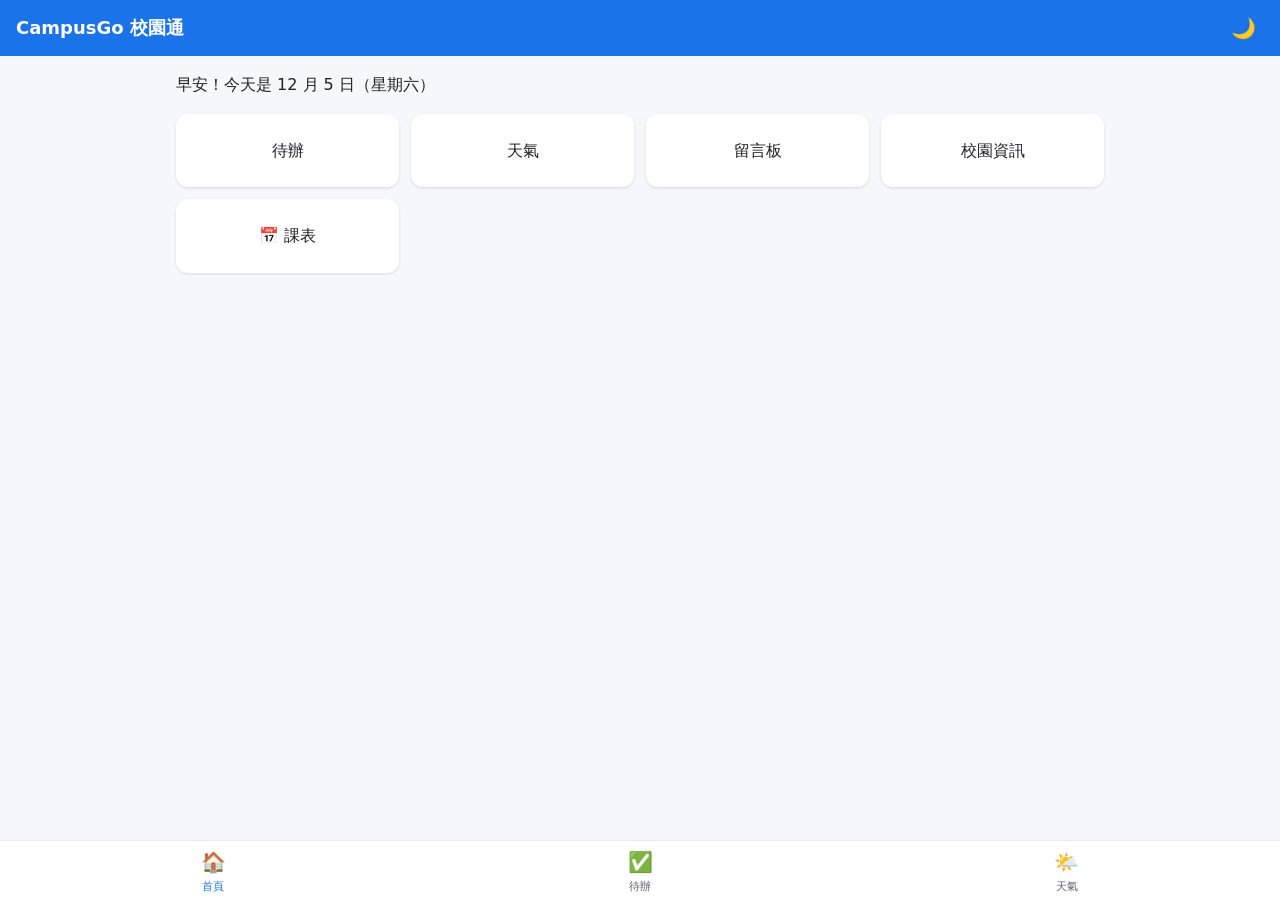
<file: index.html>
<!DOCTYPE html>
<html lang="zh-Hant">
<head>
    <meta charset="UTF-8">
    <meta name="viewport" content="width=device-width, initial-scale=1.0">
    <title>CampusGo 校園通</title>

<meta
    name="description"
    content="CampusGo 校園通：整合待辦事項、天氣查詢、校園留言板、校園資訊與課表功能的校園 PWA。"
>

    <link rel="manifest" href="/campusgo/manifest.json">

<link rel="apple-touch-icon" href="/campusgo/img/apple-touch-icon.png">

<meta name="theme-color" content="#2563eb">
    <link rel="stylesheet" href="css/style.css?v=2">
    <script src="js/app.js?v=4" defer></script>
</head>
<body>

<div id="offline-bar" hidden>
    📡 目前離線，顯示的資料可能不是最新內容
</div>

<header class="app-header">
    <h1>CampusGo 校園通</h1>
    <button id="theme-toggle" aria-label="切換深色模式">🌙</button>
</header>
<main>
    <section id="page-home" class="page active">
        <p id="greeting">歡迎使用 CampusGo！</p>

        <div class="menu-grid">
    <a href="todo.php" class="menu-card">待辦</a>
    <a href="weather.html" class="menu-card">天氣</a>
    <a href="board.php" class="menu-card">留言板</a>
    <a href="campus.html" class="menu-card">校園資訊</a>
    <a href="schedule.html" class="menu-card schedule-card">📅 課表</a>
</div>
    </section>

<section id="page-weather" class="page">
    <h2>天氣資訊</h2>
    <p>兩週後開工！</p>
</section>
</main>  
<nav class="tab-bar" aria-label="主要導覽">
    <a href="#" class="tab active" data-target="page-home">
        🏠<span>首頁</span>
    </a>

    <a href="todo.php" class="tab">
    ✅<span>待辦</span>
</a>

    <a href="weather.html" class="tab">
    🌤️<span>天氣</span>
</a>
</nav>
</body>
</html>
</file>
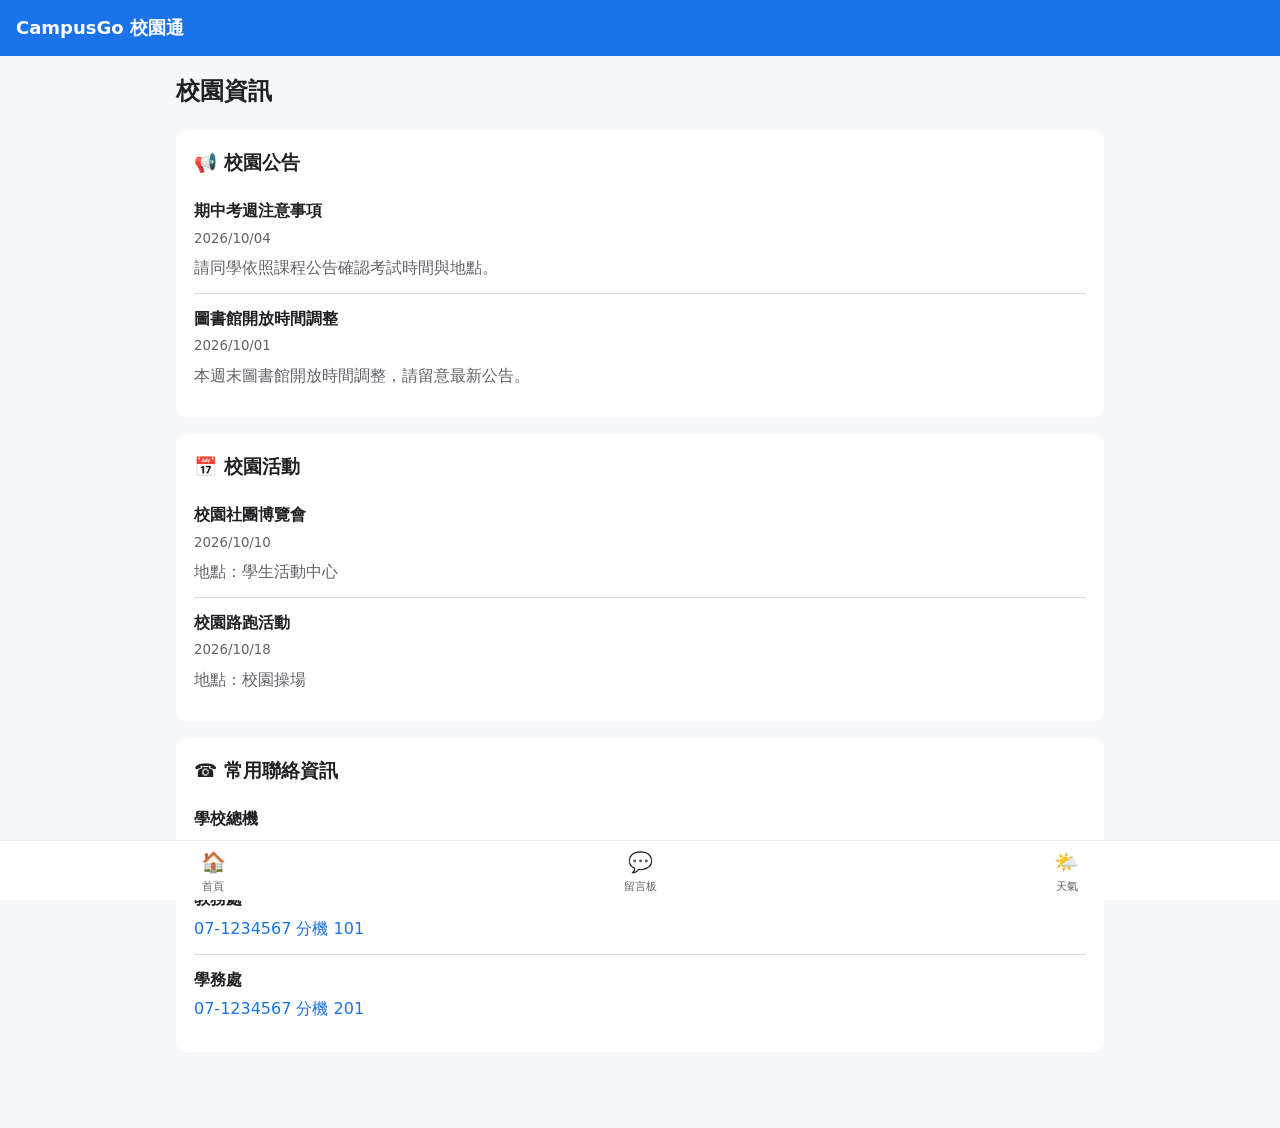
<file: campus.html>
<!DOCTYPE html>
<html lang="zh-Hant">
<head>
    <meta charset="UTF-8">
    <meta name="viewport" content="width=device-width, initial-scale=1.0">
    <title>CampusGo 校園資訊</title>
    
<link rel="manifest" href="/campusgo/manifest.json">
<meta name="theme-color" content="#2563eb">

    <link rel="stylesheet" href="css/style.css?v=3">
</head>

<body>

<header class="app-header">
    <h1>CampusGo 校園通</h1>
</header>

<main>
    <h2>校園資訊</h2>

<div class="campus-info">

    <div class="info-card">
        <h3>📢 校園公告</h3>

        <div class="announcement">
            <strong>期中考週注意事項</strong>
            <small>2026/10/04</small>
            <p>請同學依照課程公告確認考試時間與地點。</p>
        </div>

        <div class="announcement">
            <strong>圖書館開放時間調整</strong>
            <small>2026/10/01</small>
            <p>本週末圖書館開放時間調整，請留意最新公告。</p>
        </div>
    </div>

   <div class="info-card">
    <h3>📅 校園活動</h3>

    <div class="activity">
        <strong>校園社團博覽會</strong>
        <small>2026/10/10</small>
        <p>地點：學生活動中心</p>
    </div>

    <div class="activity">
        <strong>校園路跑活動</strong>
        <small>2026/10/18</small>
        <p>地點：校園操場</p>
    </div>
</div>

<div class="info-card">
    <h3>☎️ 常用聯絡資訊</h3>

<div class="contact-item">
    <strong>學校總機</strong>
    <p><a href="tel:071234567">07-1234567</a></p>
</div>

<div class="contact-item">
    <strong>教務處</strong>
    <p><a href="tel:071234567">07-1234567 分機 101</a></p>
</div>

<div class="contact-item">
    <strong>學務處</strong>
    <p><a href="tel:071234567">07-1234567 分機 201</a></p>
</div>
</div>
</main>

<nav class="tab-bar">
    <a href="index.html" class="tab">🏠<span>首頁</span></a>
    <a href="board.php" class="tab">💬<span>留言板</span></a>
    <a href="weather.html" class="tab">🌤️<span>天氣</span></a>
</nav>

</body>
</html>
</file>
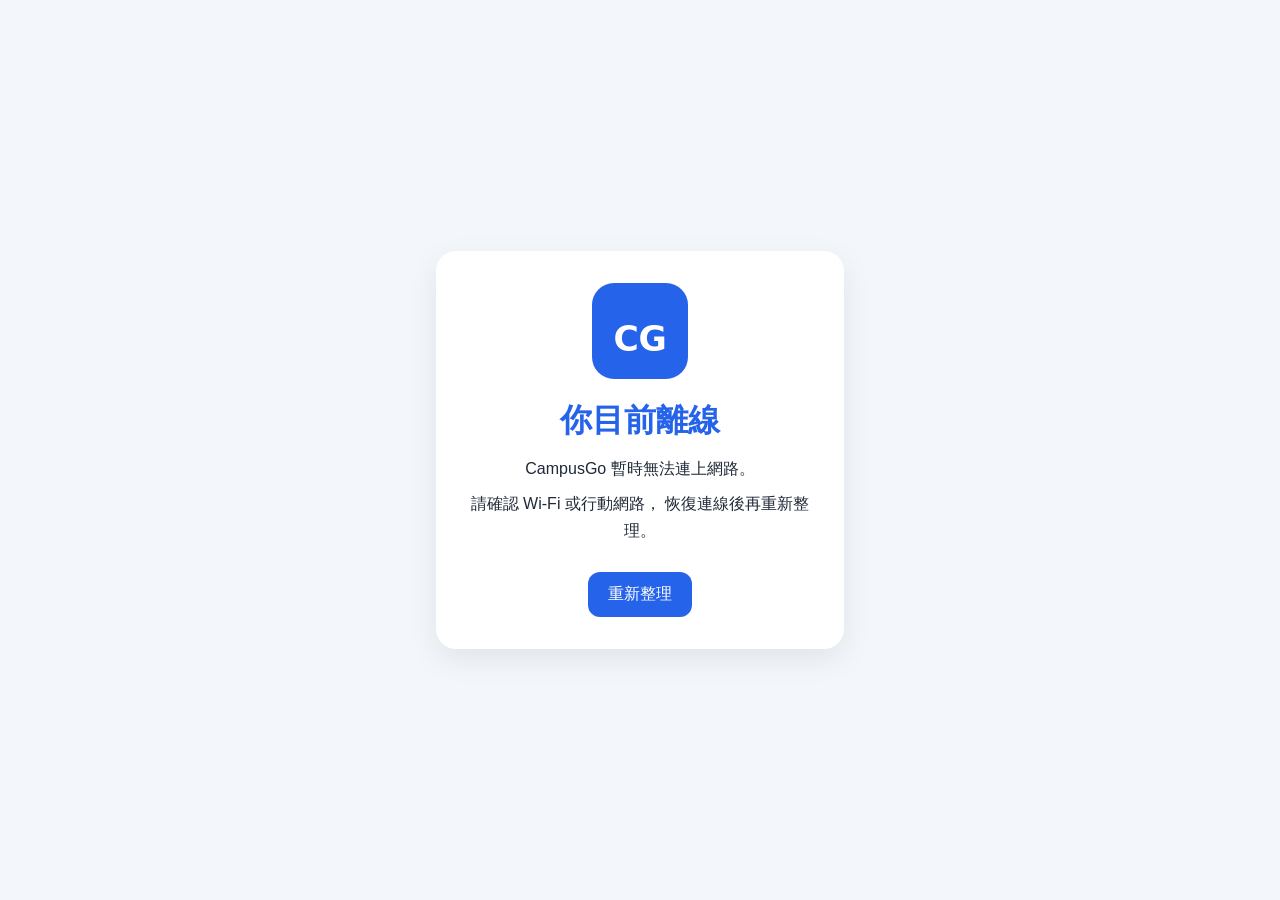
<file: offline.html>
<!DOCTYPE html>
<html lang="zh-Hant">

<head>
    <meta charset="UTF-8">

    <meta
        name="viewport"
        content="width=device-width, initial-scale=1.0"
    >

    <title>CampusGo 離線</title>

    <link
        rel="manifest"
        href="/campusgo/manifest.json"
    >

    <meta
        name="theme-color"
        content="#2563eb"
    >

    <style>
        body {
            margin: 0;
            min-height: 100vh;
            display: flex;
            justify-content: center;
            align-items: center;
            font-family: Arial, sans-serif;
            background: #f3f6fb;
            color: #1f2937;
        }

        .offline-card {
            width: min(90%, 360px);
            padding: 32px 24px;
            text-align: center;
            background: white;
            border-radius: 20px;
            box-shadow:
                0 10px 30px rgba(0, 0, 0, 0.08);
        }

        .offline-card img {
            width: 96px;
            height: 96px;
            border-radius: 22px;
            margin-bottom: 16px;
        }

        h1 {
            margin: 0 0 12px;
            color: #2563eb;
        }

        p {
            line-height: 1.7;
            margin: 8px 0;
        }

        button {
            margin-top: 20px;
            padding: 12px 20px;
            border: 0;
            border-radius: 12px;
            background: #2563eb;
            color: white;
            font-size: 16px;
            cursor: pointer;
        }
    </style>
</head>

<body>

    <main class="offline-card">

        <img
            src="img/icon-192.png"
            alt="CampusGo 圖示"
        >

        <h1>你目前離線</h1>

        <p>
            CampusGo 暫時無法連上網路。
        </p>

        <p>
            請確認 Wi-Fi 或行動網路，
            恢復連線後再重新整理。
        </p>

        <button
            type="button"
            onclick="location.reload()"
        >
            重新整理
        </button>

    </main>

</body>

</html>
</file>
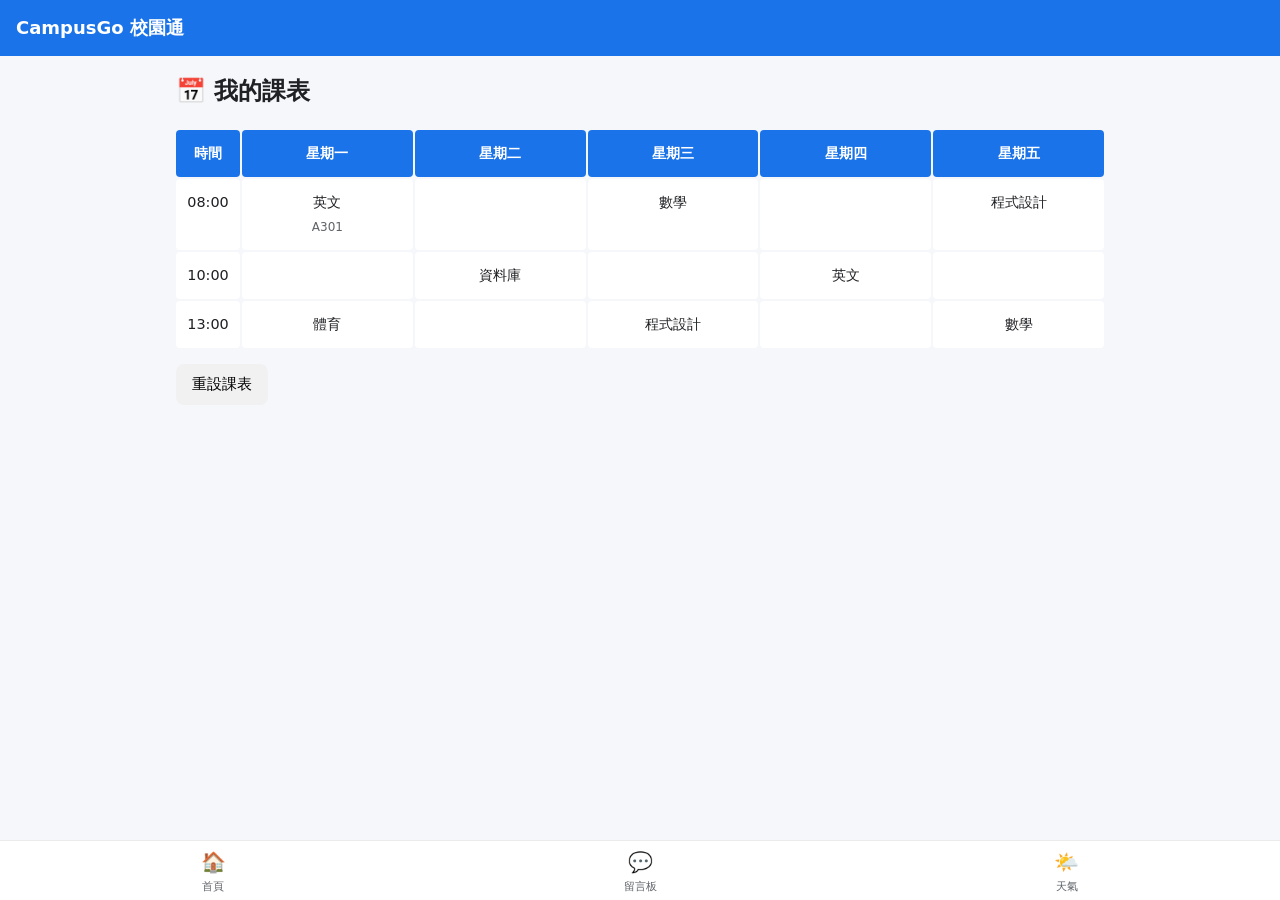
<file: schedule.html>
<!DOCTYPE html>
<html lang="zh-Hant">
<head>
    <meta charset="UTF-8">
    <meta name="viewport" content="width=device-width, initial-scale=1.0">
    <title>CampusGo 課表</title>

<link rel="manifest" href="/campusgo/manifest.json">
<meta name="theme-color" content="#2563eb">

    <link rel="stylesheet" href="css/style.css?v=4">
</head>

<body>

<header class="app-header">
    <h1>CampusGo 校園通</h1>
</header>

<main>
    <h2>📅 我的課表</h2>

<div class="schedule-table">

    <div class="schedule-row schedule-head">
        <span>時間</span>
        <span>星期一</span>
        <span>星期二</span>
        <span>星期三</span>
        <span>星期四</span>
        <span>星期五</span>
    </div>

    <div class="schedule-row">
        <span>08:00</span>
        <span>
    英文
    <small>A301</small>
</span>
        <span></span>
        <span>數學</span>
        <span></span>
        <span>程式設計</span>
    </div>

    <div class="schedule-row">
        <span>10:00</span>
        <span></span>
        <span>資料庫</span>
        <span></span>
        <span>英文</span>
        <span></span>
    </div>

    <div class="schedule-row">
        <span>13:00</span>
        <span>體育</span>
        <span></span>
        <span>程式設計</span>
        <span></span>
        <span>數學</span>
    </div>

</div>

<button id="reset-schedule" type="button">重設課表</button>
</main>

<nav class="tab-bar">
    <a href="index.html" class="tab">🏠<span>首頁</span></a>
    <a href="board.php" class="tab">💬<span>留言板</span></a>
    <a href="weather.html" class="tab">🌤️<span>天氣</span></a>
</nav>

<script src="js/schedule.js"></script>

</body>
</html>
</file>
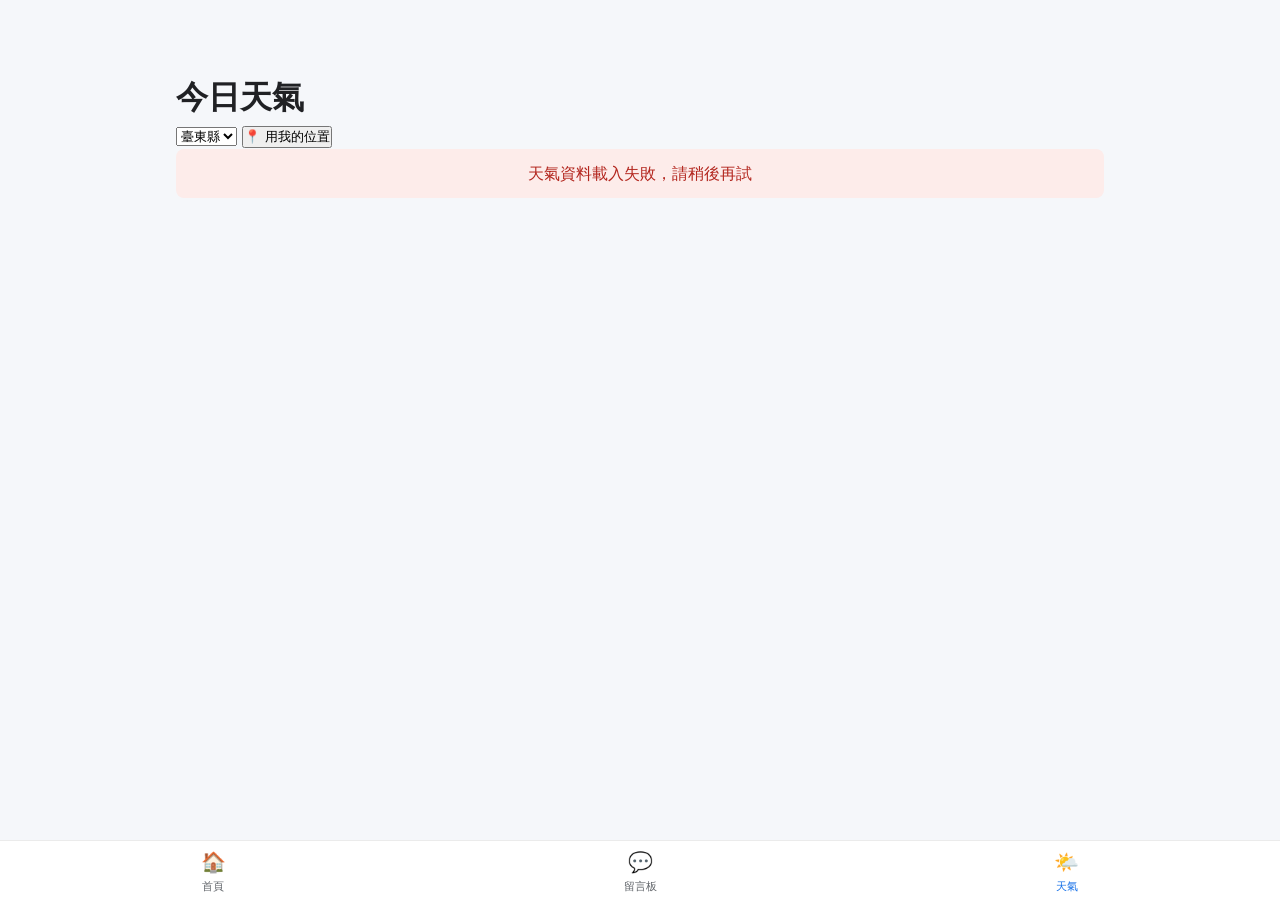
<file: weather.html>
<!DOCTYPE html>
<html lang="zh-Hant">

<head>
    <meta charset="UTF-8">
    <meta name="viewport" content="width=device-width, initial-scale=1.0">
    <title>CampusGo 天氣</title>

    <link rel="manifest" href="/campusgo/manifest.json">
<meta name="theme-color" content="#2563eb">

    <link rel="stylesheet" href="css/style.css?v=5">
    <script src="js/weather.js" defer></script>
</head>

<body>

    <main class="page active">
        <h1>今日天氣</h1>

        <select id="citySelect" aria-label="選擇城市">
            <option value="臺東縣">臺東縣</option>
            <option value="臺北市">臺北市</option>
            <option value="高雄市">高雄市</option>
        </select>

<button
    type="button"
    id="btn-locate"
>
    📍 用我的位置
</button>

<div id="loading" class="hidden"></div>

<div id="errorBox" class="hidden"></div>

<div id="weatherCard"></div>

</main>

<nav class="tab-bar">
    <a href="index.html" class="tab">🏠<span>首頁</span></a>
    <a href="board.php" class="tab">💬<span>留言板</span></a>
    <a href="weather.html" class="tab active">🌤️<span>天氣</span></a>
</nav>

</body>

</html>
</file>
<file: css/style.css>
/* === Reset：抹平瀏覽器預設樣式 === */
* {
    box-sizing: border-box;
    margin: 0;
    padding: 0;
}
/* === 色票：全站顏色統一管理 === */
:root {
    --primary: #1a73e8;
    --primary-dark: #1557b0;
    --bg: #f5f7fa;
    --card-bg: #ffffff;
    --text: #202124;
    --text-light: #5f6368;
}
body {
    font-family: "Noto Sans TC", system-ui, sans-serif;
    background: var(--bg);
    color: var(--text);
    line-height: 1.6;
}
/* === 頂部標題列（App Bar）=== */
.app-header {
    position: fixed;
    top: 0;
    left: 0;
    right: 0;
    height: 56px;
    background: var(--primary);
    color: #fff;
    display: flex;
    align-items: center;
    justify-content: space-between;
    padding: 0 16px;
    z-index: 10;
}

.app-header h1 {
    font-size: 1.125rem;
}

#theme-toggle {
    background: none;
    border: none;
    font-size: 1.25rem;
    cursor: pointer;
    padding: 8px;
}

body.dark {
    --bg: #121212;
    --card-bg: #1e1e1e;
    --text: #e8eaed;
    --text-light: #9aa0a6;
}

.sr-only {
    position: absolute;
    width: 1px;
    height: 1px;
    overflow: hidden;
    clip-path: inset(50%);
}

#todo-form {
    display: flex;
    gap: 8px;
    margin-bottom: 12px;
}

#todo-input {
    flex: 1;
    padding: 10px 12px;
    border: 1px solid rgba(0,0,0,.2);
    border-radius: 8px;
    font-size: 1rem;
}

#todo-form button {
    background: var(--primary);
    color: #fff;
    border: none;
    border-radius: 8px;
    padding: 0 20px;
    cursor: pointer;
}

#todo-list {
    list-style: none;
}

#todo-list li {
    display: flex;
    align-items: center;
    gap: 8px;
    background: var(--card-bg);
    border-radius: 8px;
    padding: 12px;
    margin-bottom: 8px;
}

#todo-list li.done .todo-text {
    text-decoration: line-through;
    opacity: .5;
}

#todo-list .todo-text {
    flex: 1;
}

#todo-list .del-btn {
    background: none;
    border: none;
    cursor: pointer;
}

.page {
    display: none;
}

.page.active {
    display: block;
}

/* === 主要內容區 === */
main {
    padding: 72px 16px 76px;
    max-width: 480px;
    margin: 0 auto;
}
/* === 功能選單：Grid 卡片 === */
.menu-grid {
    display: grid;
    grid-template-columns: repeat(2, 1fr);
    gap: 12px;
    margin-top: 16px;
}.menu-card {
    background: var(--card-bg);
    border-radius: 12px;
    box-shadow: 0 1px 3px rgba(0,0,0,.12);
    padding: 24px 12px;
    text-align: center;
    text-decoration: none;
    color: var(--text);
    font-weight: 500;
    transition: box-shadow .2s, transform .2s;
}
/* === 卡片互動回饋 === */
.menu-card:hover {
    box-shadow: 0 4px 12px rgba(0,0,0,.16);
    transform: translateY(-2px);
}

.menu-card:active {
    transform: scale(.97);
}

.menu-card:focus-visible {
    outline: 3px solid var(--primary-dark);
}
/* === 底部 Tab Bar === */
.tab-bar {
    position: fixed;
    bottom: 0;
    left: 0;
    right: 0;
    height: 60px;
    background: var(--card-bg);
    border-top: 1px solid rgba(0,0,0,.08);
    display: flex;
    justify-content: space-around;
    z-index: 10;
}
.tab {
    display: flex;
    flex-direction: column;
    align-items: center;
    justify-content: center;
    flex: 1;
    font-size: 1.25rem;
    text-decoration: none;
    color: var(--text-light);
}

.tab span {
    font-size: .6875rem;
}

.tab.active {
    color: var(--primary);
}
.tab-bar {
    padding-bottom: env(safe-area-inset-bottom);
    height: calc(60px + env(safe-area-inset-bottom));
}
/* 手機版：課表橫跨兩欄 */
.schedule-card {
    grid-column: span 2;
}
/* === 平板（>= 768px）=== */
@media (min-width: 768px) {
    .menu-grid {
        grid-template-columns: repeat(3, 1fr);
    }

    main {
        max-width: 720px;
    }
    .schedule-card {
    grid-column: span 1;
}
}
/* === 桌機（>= 1024px）=== */
@media (min-width: 1024px) {
    .menu-grid {
        grid-template-columns: repeat(4, 1fr);
    }

    main {
        max-width: 960px;
    }
}

/* === 天氣卡片 === */
.weather-card {
    background: var(--card-bg);
    border-radius: 16px;
    padding: 20px;
    box-shadow: 0 2px 8px rgb(0 0 0 / 10%);
    text-align: center;
}

.weather-card .temp {
    font-size: 2rem;
    font-weight: bold;
}

.hidden {
    display: none;
}

#errorBox {
    background: #fdecea;
    color: #b3261e;
    padding: 12px;
    border-radius: 8px;
    text-align: center;
}
#loading {
    width: 32px;
    height: 32px;
    margin: 24px auto;
    border: 4px solid var(--card-bg);
    border-top-color: var(--primary);
    border-radius: 50%;
    animation: spin 0.8s linear infinite;
}

@keyframes spin {
    to {
        transform: rotate(360deg);
    }
}

/* === 意見回饋表單 === */
form {
    display: grid;
    gap: 12px;
    padding: 16px;
}

input,
textarea {
    padding: 12px;
    border: 1px solid #ccc;
    border-radius: 8px;
    font-size: 1rem;
}

button[type="submit"] {
    background: var(--primary);
    color: #fff;
    padding: 12px;
    border: 0;
    border-radius: 8px;
}
.error-box {
    background: #fdecea;
    color: #b3261e;
    padding: 12px;
    border-radius: 8px;
    margin-bottom: 16px;
}

.error-box ul {
    margin: 0;
    padding-left: 20px;
}
.success-box {
    background: #e8f5e9;
    color: #1b5e20;
    padding: 12px;
    border-radius: 8px;
    margin-bottom: 16px;
}
#message-list {
    display: grid;
    gap: 12px;
    margin-top: 16px;
}

#message-list > div {
    background: var(--card-bg);
    padding: 14px;
    border-radius: 12px;
}

#message-list p {
    margin: 0 0 6px;
}

#message-list small {
    display: block;
    color: var(--text-light);
    margin-bottom: 10px;
}

#message-list button {
    padding: 6px 12px;
    border: 0;
    border-radius: 6px;
    cursor: pointer;
}
#message-list strong {
    display: block;
    font-size: 1.05rem;
    margin-bottom: 6px;
}
.campus-info {
    display: grid;
    gap: 16px;
    margin-top: 20px;
}

.info-card {
    background: var(--card-bg);
    padding: 18px;
    border-radius: 12px;
}

.info-card h3 {
    margin-top: 0;
    margin-bottom: 8px;
}

.info-card p {
    margin: 0;
    color: var(--text-light);
}
.announcement {
    padding: 12px 0;
    border-bottom: 1px solid #ddd;
}

.announcement:last-child {
    border-bottom: none;
}

.announcement strong {
    display: block;
    margin-bottom: 4px;
}

.announcement small {
    display: block;
    color: var(--text-light);
    margin-bottom: 6px;
}
.activity {
    padding: 12px 0;
    border-bottom: 1px solid #ddd;
}

.activity:last-child {
    border-bottom: none;
}

.activity strong {
    display: block;
    margin-bottom: 4px;
}

.activity small {
    display: block;
    color: var(--text-light);
    margin-bottom: 6px;
}
.contact-item {
    padding: 12px 0;
    border-bottom: 1px solid #ddd;
}

.contact-item:last-child {
    border-bottom: none;
}

.contact-item strong {
    display: block;
    margin-bottom: 4px;
}

.contact-item a {
    color: var(--primary);
    text-decoration: none;
}
.schedule-table {
    display: grid;
    gap: 2px;
    margin-top: 20px;
}

.schedule-row {
    display: grid;
    grid-template-columns: 64px repeat(5, 1fr);
    gap: 2px;
}

.schedule-row span {
    background: var(--card-bg);
    padding: 12px 6px;
    text-align: center;
    border-radius: 4px;
    min-width: 0;
    font-size: 0.9rem;
}

.schedule-head span {
    background: var(--primary);
    color: white;
    font-weight: bold;
}
.schedule-row:not(.schedule-head) span:not(:first-child) {
    cursor: pointer;
    transition: 0.2s;
}

.schedule-row:not(.schedule-head) span:not(:first-child):hover {
    background: #e8f1ff;
}
#reset-schedule {
    margin-top: 16px;
    padding: 10px 16px;
    border: none;
    border-radius: 8px;
    background: #f1f1f1;
    cursor: pointer;
    font-size: 0.95rem;
}

#reset-schedule:hover {
    background: #dddddd;
}
.schedule-row span small {
    display: block;
    margin-top: 4px;
    font-size: 0.75rem;
    color: var(--text-light);
}
.schedule-row .room {
    display: block;
    margin-top: 4px;
    font-size: 0.75rem;
    color: var(--text-light);
}

.schedule-row .teacher {
    display: block;
    margin-top: 2px;
    font-size: 0.7rem;
    color: var(--text-light);
}
.schedule-head .today {
    background: #ff9800;
}
#offline-bar {
    position: sticky;
    top: 0;
    z-index: 999;
    background: #b45309;
    color: #fff;
    text-align: center;
    padding: .5rem;
    font-size: .9rem;
}
.pending-message {
    opacity: 0.7;
    border: 2px dashed #f59e0b;
}

.pending-message strong {
    color: #b45309;
}
a:focus-visible,
button:focus-visible,
input:focus-visible,
textarea:focus-visible,
select:focus-visible {
    outline: 3px solid #2563eb;
    outline-offset: 3px;
}
.home-link {
    color: inherit;
    text-decoration: none;
}
</file>
